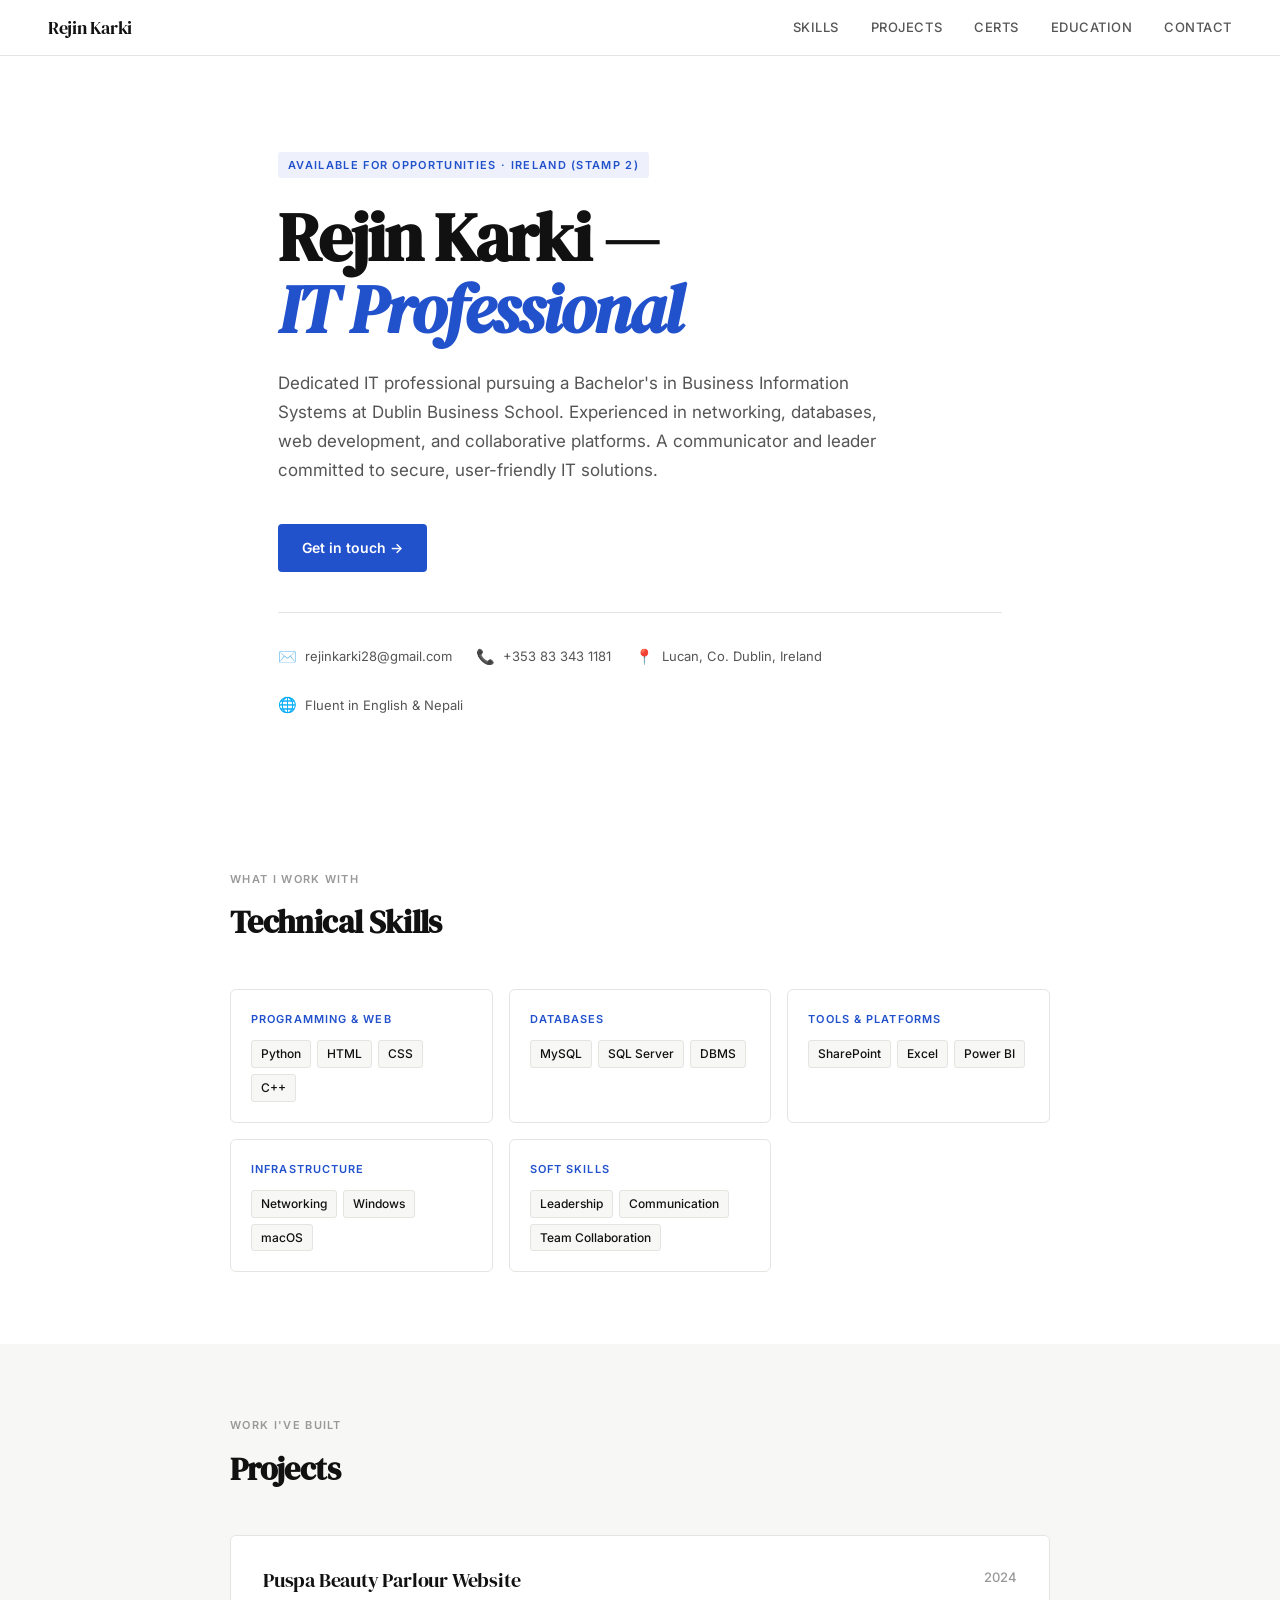
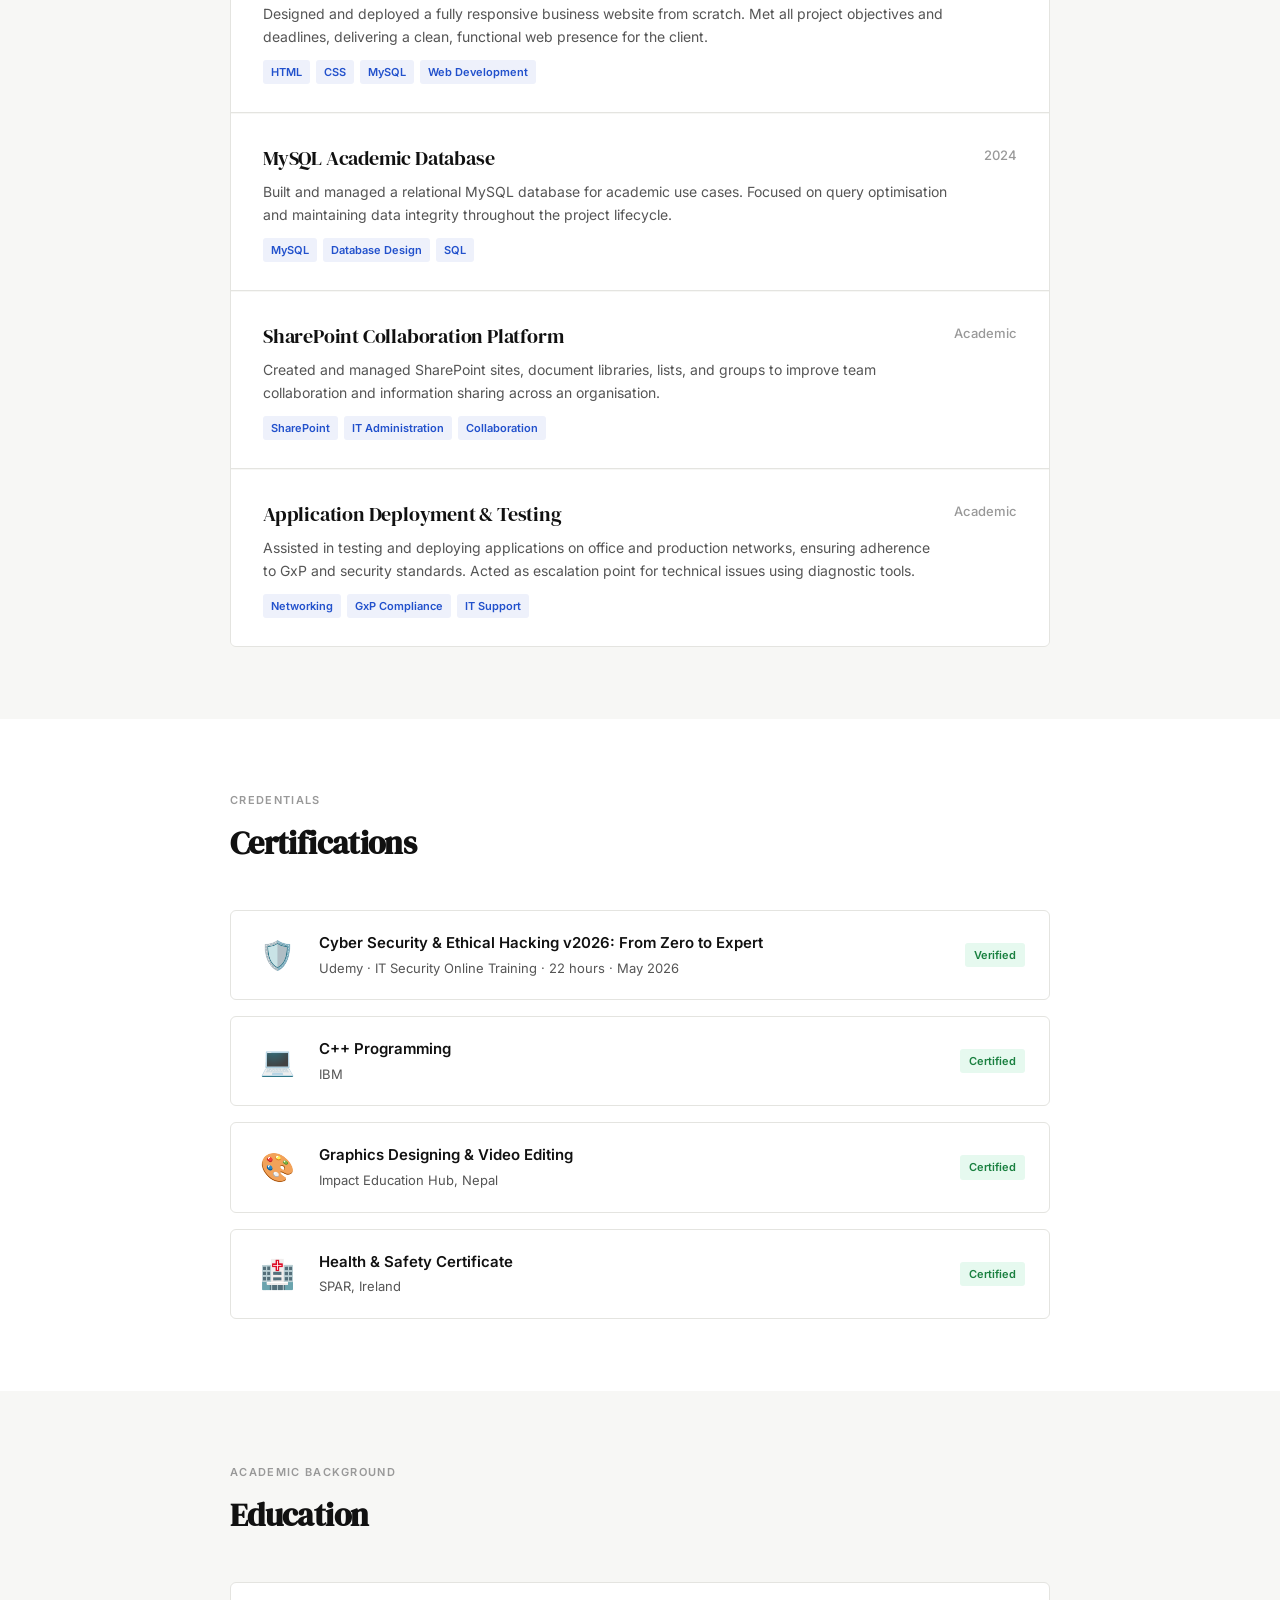
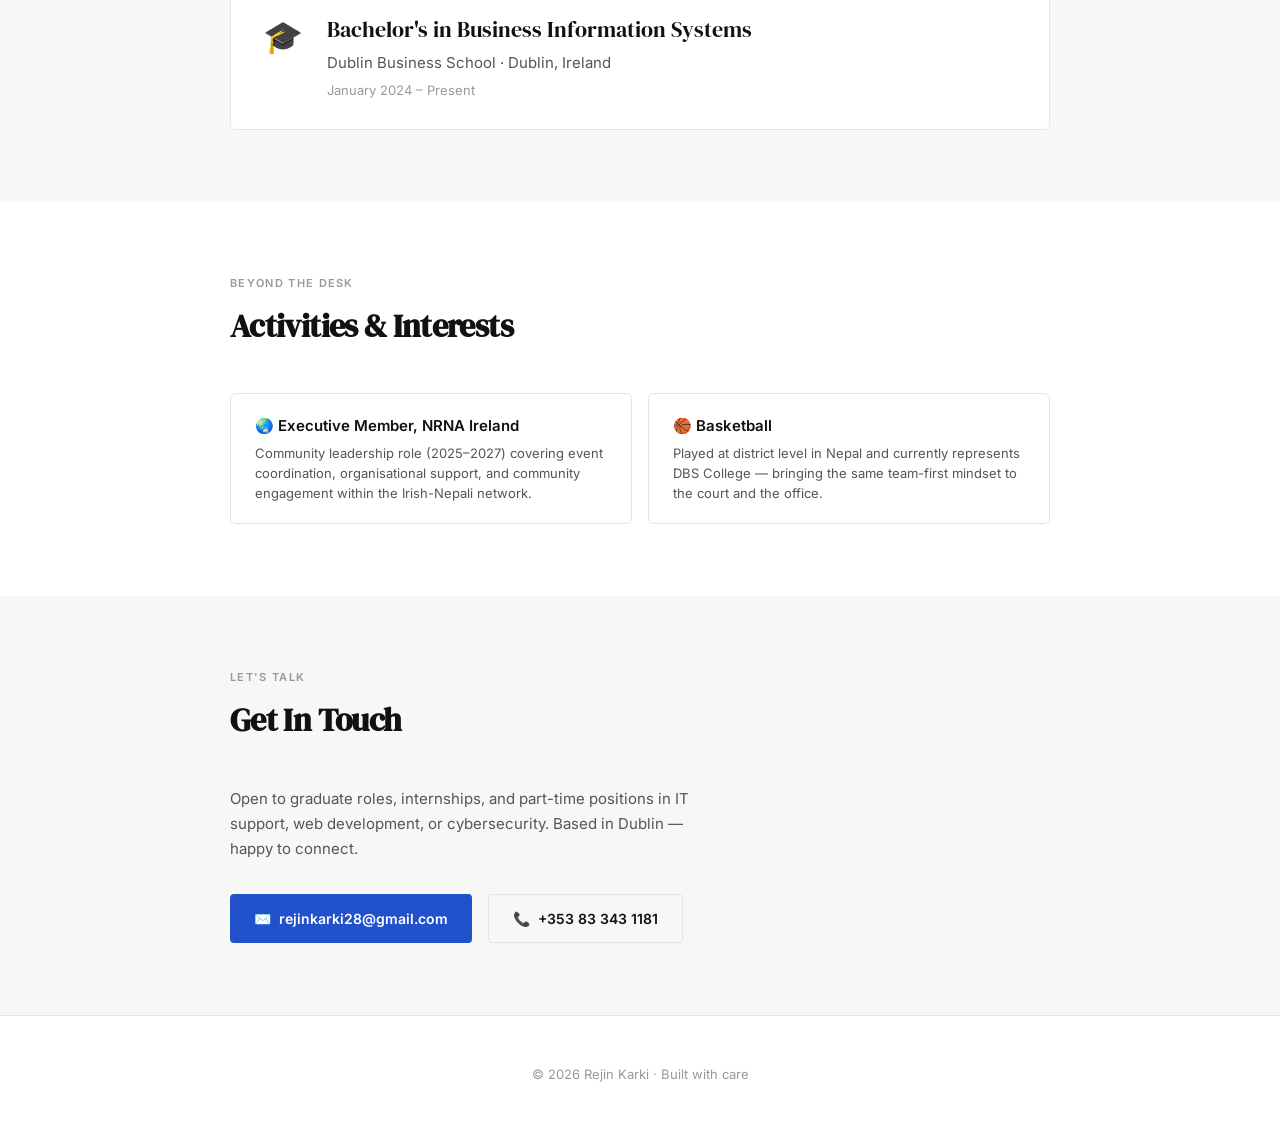
<file: rejin_portfolio.html>
<!DOCTYPE html>
<html lang="en">
<head>
<meta charset="UTF-8" />
<meta name="viewport" content="width=device-width, initial-scale=1.0"/>
<title>Rejin Karki — IT Professional</title>
<link href="https://fonts.googleapis.com/css2?family=Inter:wght@300;400;500;600&family=DM+Serif+Display:ital@0;1&display=swap" rel="stylesheet"/>
<style>
  *, *::before, *::after { box-sizing: border-box; margin: 0; padding: 0; }

  :root {
    --white:   #ffffff;
    --off:     #f7f7f5;
    --ink:     #111111;
    --mid:     #555555;
    --light:   #999999;
    --rule:    #e4e4e0;
    --accent:  #2251cc;
    --accent-light: #eef1fb;
  }

  html { scroll-behavior: smooth; }

  body {
    font-family: 'Inter', sans-serif;
    background: var(--white);
    color: var(--ink);
    font-size: 15px;
    line-height: 1.65;
  }

  /* ── NAV ── */
  nav {
    position: sticky; top: 0; z-index: 100;
    display: flex; align-items: center; justify-content: space-between;
    padding: 0 48px;
    height: 56px;
    background: rgba(255,255,255,0.92);
    backdrop-filter: blur(8px);
    border-bottom: 1px solid var(--rule);
  }
  .nav-logo {
    font-family: 'DM Serif Display', serif;
    font-size: 18px;
    letter-spacing: -0.02em;
    color: var(--ink);
    text-decoration: none;
  }
  .nav-links { display: flex; gap: 32px; list-style: none; }
  .nav-links a {
    text-decoration: none;
    font-size: 13px;
    font-weight: 500;
    letter-spacing: 0.04em;
    text-transform: uppercase;
    color: var(--mid);
    transition: color .2s;
  }
  .nav-links a:hover { color: var(--accent); }

  /* ── HERO ── */
  #hero {
    padding: 96px 48px 80px;
    max-width: 820px;
    margin: 0 auto;
  }
  .hero-eyebrow {
    display: inline-block;
    font-size: 11px;
    font-weight: 600;
    letter-spacing: 0.12em;
    text-transform: uppercase;
    color: var(--accent);
    background: var(--accent-light);
    padding: 4px 10px;
    border-radius: 3px;
    margin-bottom: 24px;
  }
  h1 {
    font-family: 'DM Serif Display', serif;
    font-size: clamp(40px, 7vw, 68px);
    line-height: 1.05;
    letter-spacing: -0.03em;
    color: var(--ink);
    margin-bottom: 24px;
  }
  h1 em { font-style: italic; color: var(--accent); }
  .hero-bio {
    font-size: 17px;
    line-height: 1.7;
    color: var(--mid);
    max-width: 600px;
    margin-bottom: 40px;
  }
  .hero-cta {
    display: inline-flex;
    align-items: center;
    gap: 8px;
    background: var(--accent);
    color: #fff;
    text-decoration: none;
    font-size: 14px;
    font-weight: 600;
    padding: 12px 24px;
    border-radius: 4px;
    transition: opacity .2s;
  }
  .hero-cta:hover { opacity: 0.88; }
  .hero-contact {
    display: flex; flex-wrap: wrap; gap: 24px;
    margin-top: 40px;
    padding-top: 32px;
    border-top: 1px solid var(--rule);
  }
  .contact-item {
    display: flex; align-items: center; gap: 8px;
    font-size: 13px; color: var(--mid);
    text-decoration: none;
  }
  .contact-item:hover { color: var(--accent); }
  .contact-icon { font-size: 15px; }

  /* ── SECTION SHELL ── */
  section { padding: 72px 48px; }
  section:nth-child(even) { background: var(--off); }
  .section-inner { max-width: 820px; margin: 0 auto; }

  .section-label {
    font-size: 11px;
    font-weight: 600;
    letter-spacing: 0.12em;
    text-transform: uppercase;
    color: var(--light);
    margin-bottom: 8px;
  }
  .section-title {
    font-family: 'DM Serif Display', serif;
    font-size: 32px;
    letter-spacing: -0.02em;
    color: var(--ink);
    margin-bottom: 40px;
  }

  /* ── SKILLS ── */
  .skills-grid {
    display: grid;
    grid-template-columns: repeat(auto-fill, minmax(220px, 1fr));
    gap: 16px;
  }
  .skill-group {
    background: var(--white);
    border: 1px solid var(--rule);
    border-radius: 6px;
    padding: 20px;
  }
  .skill-group-title {
    font-size: 11px;
    font-weight: 600;
    letter-spacing: 0.1em;
    text-transform: uppercase;
    color: var(--accent);
    margin-bottom: 12px;
  }
  .skill-tags { display: flex; flex-wrap: wrap; gap: 6px; }
  .skill-tag {
    font-size: 12px;
    font-weight: 500;
    background: var(--off);
    border: 1px solid var(--rule);
    padding: 3px 9px;
    border-radius: 3px;
    color: var(--ink);
  }

  /* ── PROJECTS ── */
  .projects-list { display: flex; flex-direction: column; gap: 1px; border: 1px solid var(--rule); border-radius: 6px; overflow: hidden; }
  .project-card {
    background: var(--white);
    padding: 28px 32px;
    display: grid;
    grid-template-columns: 1fr auto;
    gap: 12px;
    align-items: start;
    border-bottom: 1px solid var(--rule);
    transition: background .15s;
  }
  .project-card:last-child { border-bottom: none; }
  .project-card:hover { background: var(--accent-light); }
  .project-name {
    font-family: 'DM Serif Display', serif;
    font-size: 20px;
    letter-spacing: -0.01em;
    color: var(--ink);
    margin-bottom: 6px;
  }
  .project-desc { font-size: 14px; color: var(--mid); line-height: 1.6; }
  .project-tags { display: flex; flex-wrap: wrap; gap: 6px; margin-top: 12px; }
  .project-tag {
    font-size: 11px; font-weight: 600;
    background: var(--accent-light);
    color: var(--accent);
    padding: 3px 8px; border-radius: 3px;
  }
  .project-year {
    font-size: 13px; color: var(--light); font-weight: 500;
    white-space: nowrap;
    padding-top: 3px;
  }

  /* ── CERTIFICATIONS ── */
  .certs-list { display: flex; flex-direction: column; gap: 16px; }
  .cert-card {
    display: flex; align-items: center; gap: 20px;
    background: var(--white);
    border: 1px solid var(--rule);
    border-radius: 6px;
    padding: 20px 24px;
    transition: border-color .2s;
  }
  .cert-card:hover { border-color: var(--accent); }
  .cert-icon {
    font-size: 28px;
    flex-shrink: 0;
    width: 44px; text-align: center;
  }
  .cert-body {}
  .cert-title { font-size: 15px; font-weight: 600; color: var(--ink); }
  .cert-meta { font-size: 13px; color: var(--mid); margin-top: 2px; }
  .cert-badge {
    margin-left: auto;
    font-size: 11px; font-weight: 600;
    background: #e6f9ef;
    color: #1a8040;
    padding: 3px 9px; border-radius: 3px;
    white-space: nowrap;
  }

  /* ── EDUCATION ── */
  .edu-card {
    display: flex; gap: 24px; align-items: flex-start;
    background: var(--white);
    border: 1px solid var(--rule);
    border-radius: 6px;
    padding: 28px 32px;
  }
  .edu-icon { font-size: 32px; flex-shrink: 0; }
  .edu-degree { font-family: 'DM Serif Display', serif; font-size: 22px; color: var(--ink); margin-bottom: 4px; }
  .edu-school { font-size: 15px; color: var(--mid); }
  .edu-year { font-size: 13px; color: var(--light); margin-top: 4px; }

  /* ── EXTRAS ── */
  .extras-grid { display: grid; grid-template-columns: 1fr 1fr; gap: 16px; }
  .extra-card {
    background: var(--white);
    border: 1px solid var(--rule);
    border-radius: 6px;
    padding: 20px 24px;
  }
  .extra-title { font-weight: 600; font-size: 15px; color: var(--ink); margin-bottom: 4px; }
  .extra-desc { font-size: 13px; color: var(--mid); line-height: 1.55; }

  /* ── FOOTER ── */
  footer {
    text-align: center;
    padding: 48px;
    border-top: 1px solid var(--rule);
    font-size: 13px;
    color: var(--light);
  }

  @media (max-width: 600px) {
    nav { padding: 0 20px; }
    #hero, section { padding-left: 20px; padding-right: 20px; }
    .extras-grid { grid-template-columns: 1fr; }
    .project-card { grid-template-columns: 1fr; }
    .edu-card { flex-direction: column; }
    .nav-links { display: none; }
  }
</style>
</head>
<body>

<!-- NAV -->
<nav>
  <a class="nav-logo" href="#">Rejin Karki</a>
  <ul class="nav-links">
    <li><a href="#skills">Skills</a></li>
    <li><a href="#projects">Projects</a></li>
    <li><a href="#certifications">Certs</a></li>
    <li><a href="#education">Education</a></li>
    <li><a href="#contact">Contact</a></li>
  </ul>
</nav>

<!-- HERO -->
<div id="hero">
  <span class="hero-eyebrow">Available for opportunities · Ireland (Stamp 2)</span>
  <h1>Rejin Karki —<br><em>IT Professional</em></h1>
  <p class="hero-bio">
    Dedicated IT professional pursuing a Bachelor's in Business Information Systems at Dublin Business School. Experienced in networking, databases, web development, and collaborative platforms. A communicator and leader committed to secure, user-friendly IT solutions.
  </p>
  <a class="hero-cta" href="mailto:rejinkarki28@gmail.com">Get in touch →</a>

  <div class="hero-contact">
    <a class="contact-item" href="mailto:rejinkarki28@gmail.com">
      <span class="contact-icon">✉️</span> rejinkarki28@gmail.com
    </a>
    <a class="contact-item" href="tel:+353833431181">
      <span class="contact-icon">📞</span> +353 83 343 1181
    </a>
    <span class="contact-item">
      <span class="contact-icon">📍</span> Lucan, Co. Dublin, Ireland
    </span>
    <span class="contact-item">
      <span class="contact-icon">🌐</span> Fluent in English & Nepali
    </span>
  </div>
</div>

<!-- SKILLS -->
<section id="skills">
  <div class="section-inner">
    <p class="section-label">What I work with</p>
    <h2 class="section-title">Technical Skills</h2>
    <div class="skills-grid">
      <div class="skill-group">
        <p class="skill-group-title">Programming &amp; Web</p>
        <div class="skill-tags">
          <span class="skill-tag">Python</span>
          <span class="skill-tag">HTML</span>
          <span class="skill-tag">CSS</span>
          <span class="skill-tag">C++</span>
        </div>
      </div>
      <div class="skill-group">
        <p class="skill-group-title">Databases</p>
        <div class="skill-tags">
          <span class="skill-tag">MySQL</span>
          <span class="skill-tag">SQL Server</span>
          <span class="skill-tag">DBMS</span>
        </div>
      </div>
      <div class="skill-group">
        <p class="skill-group-title">Tools &amp; Platforms</p>
        <div class="skill-tags">
          <span class="skill-tag">SharePoint</span>
          <span class="skill-tag">Excel</span>
          <span class="skill-tag">Power BI</span>
        </div>
      </div>
      <div class="skill-group">
        <p class="skill-group-title">Infrastructure</p>
        <div class="skill-tags">
          <span class="skill-tag">Networking</span>
          <span class="skill-tag">Windows</span>
          <span class="skill-tag">macOS</span>
        </div>
      </div>
      <div class="skill-group">
        <p class="skill-group-title">Soft Skills</p>
        <div class="skill-tags">
          <span class="skill-tag">Leadership</span>
          <span class="skill-tag">Communication</span>
          <span class="skill-tag">Team Collaboration</span>
        </div>
      </div>
    </div>
  </div>
</section>

<!-- PROJECTS -->
<section id="projects">
  <div class="section-inner">
    <p class="section-label">Work I've built</p>
    <h2 class="section-title">Projects</h2>
    <div class="projects-list">

      <div class="project-card">
        <div>
          <p class="project-name">Puspa Beauty Parlour Website</p>
          <p class="project-desc">Designed and deployed a fully responsive business website from scratch. Met all project objectives and deadlines, delivering a clean, functional web presence for the client.</p>
          <div class="project-tags">
            <span class="project-tag">HTML</span>
            <span class="project-tag">CSS</span>
            <span class="project-tag">MySQL</span>
            <span class="project-tag">Web Development</span>
          </div>
        </div>
        <span class="project-year">2024</span>
      </div>

      <div class="project-card">
        <div>
          <p class="project-name">MySQL Academic Database</p>
          <p class="project-desc">Built and managed a relational MySQL database for academic use cases. Focused on query optimisation and maintaining data integrity throughout the project lifecycle.</p>
          <div class="project-tags">
            <span class="project-tag">MySQL</span>
            <span class="project-tag">Database Design</span>
            <span class="project-tag">SQL</span>
          </div>
        </div>
        <span class="project-year">2024</span>
      </div>

      <div class="project-card">
        <div>
          <p class="project-name">SharePoint Collaboration Platform</p>
          <p class="project-desc">Created and managed SharePoint sites, document libraries, lists, and groups to improve team collaboration and information sharing across an organisation.</p>
          <div class="project-tags">
            <span class="project-tag">SharePoint</span>
            <span class="project-tag">IT Administration</span>
            <span class="project-tag">Collaboration</span>
          </div>
        </div>
        <span class="project-year">Academic</span>
      </div>

      <div class="project-card">
        <div>
          <p class="project-name">Application Deployment &amp; Testing</p>
          <p class="project-desc">Assisted in testing and deploying applications on office and production networks, ensuring adherence to GxP and security standards. Acted as escalation point for technical issues using diagnostic tools.</p>
          <div class="project-tags">
            <span class="project-tag">Networking</span>
            <span class="project-tag">GxP Compliance</span>
            <span class="project-tag">IT Support</span>
          </div>
        </div>
        <span class="project-year">Academic</span>
      </div>

    </div>
  </div>
</section>

<!-- CERTIFICATIONS -->
<section id="certifications">
  <div class="section-inner">
    <p class="section-label">Credentials</p>
    <h2 class="section-title">Certifications</h2>
    <div class="certs-list">

      <div class="cert-card">
        <div class="cert-icon">🛡️</div>
        <div class="cert-body">
          <p class="cert-title">Cyber Security &amp; Ethical Hacking v2026: From Zero to Expert</p>
          <p class="cert-meta">Udemy · IT Security Online Training · 22 hours · May 2026</p>
        </div>
        <span class="cert-badge">Verified</span>
      </div>

      <div class="cert-card">
        <div class="cert-icon">💻</div>
        <div class="cert-body">
          <p class="cert-title">C++ Programming</p>
          <p class="cert-meta">IBM</p>
        </div>
        <span class="cert-badge">Certified</span>
      </div>

      <div class="cert-card">
        <div class="cert-icon">🎨</div>
        <div class="cert-body">
          <p class="cert-title">Graphics Designing &amp; Video Editing</p>
          <p class="cert-meta">Impact Education Hub, Nepal</p>
        </div>
        <span class="cert-badge">Certified</span>
      </div>

      <div class="cert-card">
        <div class="cert-icon">🏥</div>
        <div class="cert-body">
          <p class="cert-title">Health &amp; Safety Certificate</p>
          <p class="cert-meta">SPAR, Ireland</p>
        </div>
        <span class="cert-badge">Certified</span>
      </div>

    </div>
  </div>
</section>

<!-- EDUCATION -->
<section id="education">
  <div class="section-inner">
    <p class="section-label">Academic background</p>
    <h2 class="section-title">Education</h2>
    <div class="edu-card">
      <div class="edu-icon">🎓</div>
      <div>
        <p class="edu-degree">Bachelor's in Business Information Systems</p>
        <p class="edu-school">Dublin Business School · Dublin, Ireland</p>
        <p class="edu-year">January 2024 – Present</p>
      </div>
    </div>
  </div>
</section>

<!-- EXTRAS -->
<section>
  <div class="section-inner">
    <p class="section-label">Beyond the desk</p>
    <h2 class="section-title">Activities &amp; Interests</h2>
    <div class="extras-grid">
      <div class="extra-card">
        <p class="extra-title">🌏 Executive Member, NRNA Ireland</p>
        <p class="extra-desc">Community leadership role (2025–2027) covering event coordination, organisational support, and community engagement within the Irish-Nepali network.</p>
      </div>
      <div class="extra-card">
        <p class="extra-title">🏀 Basketball</p>
        <p class="extra-desc">Played at district level in Nepal and currently represents DBS College — bringing the same team-first mindset to the court and the office.</p>
      </div>
    </div>
  </div>
</section>

<!-- CONTACT -->
<section id="contact">
  <div class="section-inner">
    <p class="section-label">Let's talk</p>
    <h2 class="section-title">Get In Touch</h2>
    <p style="color:var(--mid); margin-bottom:32px; max-width:480px;">
      Open to graduate roles, internships, and part-time positions in IT support, web development, or cybersecurity. Based in Dublin — happy to connect.
    </p>
    <div style="display:flex; flex-wrap:wrap; gap:16px;">
      <a class="hero-cta" href="mailto:rejinkarki28@gmail.com">✉️ &nbsp;rejinkarki28@gmail.com</a>
      <a class="hero-cta" style="background:var(--off); color:var(--ink); border:1px solid var(--rule);" href="tel:+353833431181">📞 &nbsp;+353 83 343 1181</a>
    </div>
  </div>
</section>

<footer>
  © 2026 Rejin Karki · Built with care
</footer>

</body>
</html>
</file>
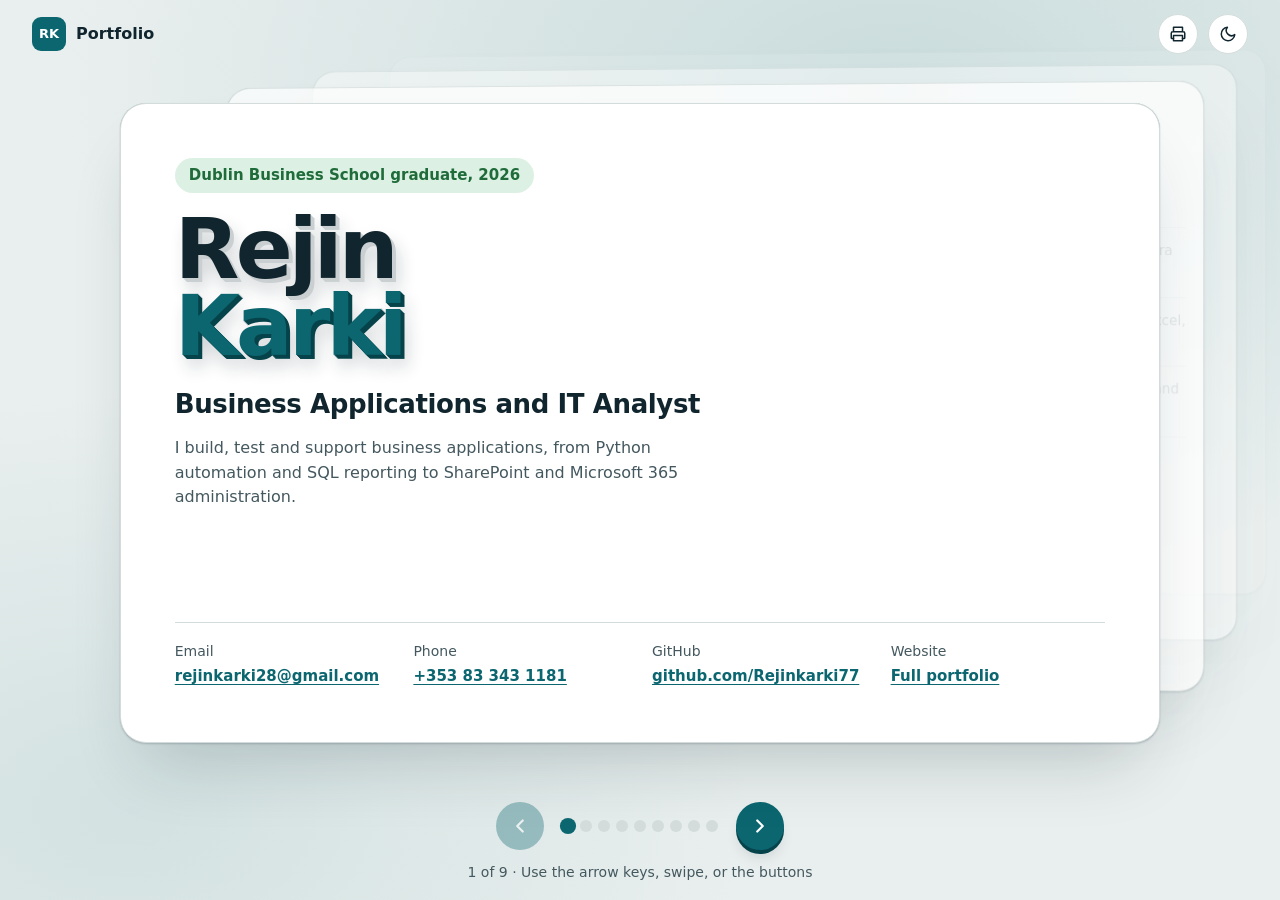
<file: slides.html>
<!DOCTYPE html>
<html lang="en">
<head>
<meta charset="UTF-8" />
<meta http-equiv="Content-Security-Policy" content="default-src 'none'; script-src 'self'; style-src 'self' https://fonts.googleapis.com; font-src https://fonts.gstatic.com; img-src 'self' data:; connect-src 'none'; base-uri 'none'; form-action 'none'; object-src 'none'" />
<meta name="referrer" content="strict-origin-when-cross-origin" />
<meta name="viewport" content="width=device-width, initial-scale=1" />
<title>Rejin Karki — CV in Slides</title>
<meta name="description" content="Rejin Karki's CV as a 3D slide deck: profile, skills, projects, education and certifications." />
<meta name="theme-color" content="#0B6670" />
<meta name="color-scheme" content="light dark" />
<link rel="icon" href="data:image/svg+xml,%3Csvg xmlns='http://www.w3.org/2000/svg' viewBox='0 0 64 64'%3E%3Crect width='64' height='64' rx='14' fill='%230B6670'/%3E%3Ctext x='32' y='43' font-family='Arial,sans-serif' font-size='30' font-weight='700' text-anchor='middle' fill='white'%3ERK%3C/text%3E%3C/svg%3E" />
<link rel="preconnect" href="https://fonts.googleapis.com" />
<link rel="preconnect" href="https://fonts.gstatic.com" crossorigin />
<link href="https://fonts.googleapis.com/css2?family=Bricolage+Grotesque:opsz,wght@12..96,300..800&family=IBM+Plex+Mono:wght@400;500&display=swap" rel="stylesheet" />
<link rel="stylesheet" href="assets/slides.css" />
<script src="assets/theme.js"></script>
</head>
<body>
<a class="skip-link" href="#deck">Skip to slides</a>

<header class="bar">
  <a class="brand" href="index.html" aria-label="Back to Rejin Karki's portfolio">
    <span class="brand-mark" aria-hidden="true">RK</span>
    <span class="brand-name">Portfolio</span>
  </a>
  <div class="bar-actions">
    <button class="icon-btn" id="printBtn" type="button" aria-label="Print or save as PDF">
      <svg viewBox="0 0 24 24" fill="none" stroke="currentColor" stroke-width="2" stroke-linecap="round" stroke-linejoin="round" aria-hidden="true"><path d="M6 9V3h12v6M6 18H4a1 1 0 0 1-1-1v-6a2 2 0 0 1 2-2h14a2 2 0 0 1 2 2v6a1 1 0 0 1-1 1h-2"/><rect x="6" y="14" width="12" height="7"/></svg>
    </button>
    <button class="icon-btn" id="themeToggle" type="button" aria-label="Switch to dark theme">
      <svg class="icon-moon" viewBox="0 0 24 24" fill="none" stroke="currentColor" stroke-width="2" stroke-linecap="round" stroke-linejoin="round" aria-hidden="true"><path d="M21 12.8A9 9 0 1 1 11.2 3a7 7 0 0 0 9.8 9.8z"/></svg>
      <svg class="icon-sun" viewBox="0 0 24 24" fill="none" stroke="currentColor" stroke-width="2" stroke-linecap="round" stroke-linejoin="round" aria-hidden="true"><circle cx="12" cy="12" r="4"/><path d="M12 2v2M12 20v2M4.9 4.9l1.4 1.4M17.7 17.7l1.4 1.4M2 12h2M20 12h2M4.9 19.1l1.4-1.4M17.7 6.3l1.4-1.4"/></svg>
    </button>
  </div>
</header>

<main class="stage" id="stage">
  <div class="deck" id="deck" role="region" aria-roledescription="carousel" aria-label="Rejin Karki CV slides" tabindex="-1">

    <!-- 1 · Title -->
    <section class="slide" data-title="Rejin Karki" aria-roledescription="slide">
      <div class="face"><div class="inner title-slide">
        <div>
          <p class="pill">Dublin Business School graduate, 2026</p>
          <h1 class="name"><span>Rejin</span><span class="surname">Karki</span></h1>
          <p class="role">Business Applications and IT Analyst</p>
          <p class="lede">I build, test and support business applications, from Python automation and SQL reporting to SharePoint and Microsoft 365 administration.</p>
        </div>
        <ul class="contact">
          <li><span class="k">Email</span><a href="mailto:rejinkarki28@gmail.com">rejinkarki28@gmail.com</a></li>
          <li><span class="k">Phone</span><a href="tel:+353833431181">+353 83 343 1181</a></li>
          <li><span class="k">GitHub</span><a href="https://github.com/Rejinkarki77" target="_blank" rel="noopener noreferrer">github.com/Rejinkarki77</a></li>
          <li><span class="k">Website</span><a href="index.html">Full portfolio</a></li>
        </ul>
      </div></div>
    </section>

    <!-- 2 · Profile -->
    <section class="slide" data-title="Profile" aria-roledescription="slide">
      <div class="face"><div class="inner">
        <h2 class="s-title">Profile</h2>
        <p class="big">I work directly with non-technical people to gather requirements, troubleshoot problems and write down fixes clearly.</p>
        <ul class="points">
          <li>Business Information Systems graduate, Dublin Business School, 2026.</li>
          <li>Comfortable across Python, SQL, SharePoint and Microsoft 365.</li>
          <li>Ownership-driven: I like to improve an application, not just keep it running.</li>
        </ul>
      </div></div>
    </section>

    <!-- 3 · Skills -->
    <section class="slide" data-title="Core skills" aria-roledescription="slide">
      <div class="face"><div class="inner">
        <h2 class="s-title">Core skills</h2>
        <dl class="rows">
          <div><dt>Business applications</dt><dd>Requirements gathering, application testing and deployment, troubleshooting, process documentation, IT service management (ITIL)</dd></div>
          <div><dt>Microsoft 365 and cloud</dt><dd>SharePoint Online (sites, libraries, permissions), Teams, OneDrive, Exchange Online, Entra ID, Intune, Azure fundamentals</dd></div>
          <div><dt>Programming and data</dt><dd>Python (pdfplumber, scikit-learn, pytest), SQL (MySQL, SQL Server, SQLite), Power BI, Excel, PowerShell, C++</dd></div>
          <div><dt>Security and networking</dt><dd>SIEM alert triage (Wazuh), log analysis, phishing detection, TCP/IP, DNS, DHCP, firewall and VPN basics, Windows and macOS support</dd></div>
          <div><dt>Ways of working</dt><dd>Clear communication with non-technical users, independent work, audit-ready documentation, awareness of GxP and information security standards</dd></div>
        </dl>
      </div></div>
    </section>

    <!-- 4 · Experience -->
    <section class="slide" data-title="Experience" aria-roledescription="slide">
      <div class="face"><div class="inner">
        <h2 class="s-title">Experience</h2>
        <article class="job">
          <div class="job-head">
            <h3>Freelance Web Developer</h3>
            <p>Puspa Beauty Parlour <span class="when">Jan 2024 to Mar 2024</span></p>
          </div>
          <ul class="points">
            <li>Gathered requirements directly from the client, then designed, built and deployed the business website end to end.</li>
            <li>Delivered on time and in scope, with client sign-off and no missed requirements.</li>
          </ul>
        </article>
        <p class="aside">First hands-on practice at turning a client's needs into a working, live product.</p>
      </div></div>
    </section>

    <!-- 5 · Technical projects (1) -->
    <section class="slide" data-title="Technical projects: automation and detection" aria-roledescription="slide">
      <div class="face"><div class="inner">
        <h2 class="s-title">Technical projects</h2>
        <div class="two">
          <article class="proj">
            <p class="when">Sep 2026</p>
            <h3>Invoice Automation Suite</h3>
            <p>A pipeline that extracts invoice data from PDFs, flags duplicate and high-value invoices, and feeds a dashboard.</p>
            <p class="result">Designed the SQLite schema and a pytest suite. All 20 sample invoices parsed and validated correctly.</p>
            <ul class="stack"><li>Python</li><li>pdfplumber</li><li>SQLite</li><li>pytest</li></ul>
          </article>
          <article class="proj">
            <p class="when">Sep 2026</p>
            <h3>Security Log Analyzer</h3>
            <p>Parses OpenSSH authentication logs and flags brute-force attempts, credential stuffing and watchlisted IP addresses.</p>
            <p class="result">Uses sliding-window thresholds and plain, explainable rules, covered by 10 automated tests.</p>
            <ul class="stack"><li>Python</li><li>pytest</li></ul>
          </article>
        </div>
      </div></div>
    </section>

    <!-- 6 · Technical projects (2) -->
    <section class="slide" data-title="Technical projects: machine learning and SIEM" aria-roledescription="slide">
      <div class="face"><div class="inner">
        <h2 class="s-title">Technical projects</h2>
        <div class="two">
          <article class="proj">
            <p class="when">Mar 2026 to May 2026</p>
            <h3>Phishing and log anomaly detection</h3>
            <p>Trained models to classify phishing emails and flag unusual log activity, using sender patterns, header anomalies and request frequency.</p>
            <p class="result">Measured precision and recall against manual review, and documented where AI should support an analyst rather than replace one.</p>
            <ul class="stack"><li>Python</li><li>scikit-learn</li></ul>
          </article>
          <article class="proj">
            <p class="when">Feb 2026 to Apr 2026</p>
            <h3>Home-lab SIEM and log monitoring</h3>
            <p>Deployed Wazuh across two networked virtual machines to centralise and monitor system events.</p>
            <p class="result">Simulated attacks, checked each alert against timestamps and source IPs, and wrote a reusable incident template for scope, containment and response.</p>
            <ul class="stack"><li>Wazuh</li><li>Virtual machines</li></ul>
          </article>
        </div>
      </div></div>
    </section>

    <!-- 7 · Academic projects -->
    <section class="slide" data-title="Academic projects" aria-roledescription="slide">
      <div class="face"><div class="inner">
        <h2 class="s-title">Academic projects</h2>
        <div class="three">
          <article class="proj">
            <p class="when">Sep 2024 to Nov 2024</p>
            <h3>Business application testing, deployment and support</h3>
            <p>Tested and deployed applications across office and production environments to GxP and information security guidelines.</p>
            <p class="result">First point of contact for stakeholders. Every issue and fix was logged for a complete audit trail.</p>
          </article>
          <article class="proj">
            <p class="when">Jun 2024 to Jul 2024</p>
            <h3>SharePoint collaboration platform</h3>
            <p>Built sites, document libraries, lists and permissions for each user group, from stakeholder requirements.</p>
            <p class="result">Used change control to restructure a live site without interrupting access.</p>
          </article>
          <article class="proj">
            <p class="when">Apr 2024 to May 2024</p>
            <h3>Relational database design (MySQL)</h3>
            <p>Designed and managed a database end to end, with integrity checks to keep data consistent.</p>
            <p class="result">Optimised SQL queries and used indexing to speed up filtering across large datasets.</p>
          </article>
        </div>
      </div></div>
    </section>

    <!-- 8 · Education and certifications -->
    <section class="slide" data-title="Education and certifications" aria-roledescription="slide">
      <div class="face"><div class="inner">
        <h2 class="s-title">Education and certifications</h2>
        <div class="two">
          <div>
            <h3 class="sub-title">Education</h3>
            <p class="strong">Bachelor's in Business Information Systems</p>
            <p>Dublin Business School, Jan 2024 to May 2026</p>
            <p class="aside">Modules: Database Management, Business Analysis and Process Improvement, Networking, Information Security, Web Design and Programming, IT Project Management.</p>
          </div>
          <div>
            <h3 class="sub-title">Certifications</h3>
            <ul class="points">
              <li>Learn Network Hacking from Scratch, Udemy (Jun 2026)</li>
              <li>Cybersecurity and Ethical Hacking, Udemy (May 2026)</li>
              <li>Level Up Cybersecurity with Generative AI, IBM SkillsBuild</li>
              <li>C++ Programming, IBM</li>
              <li>Graphic Design and Video Editing, Impact Education Hub</li>
            </ul>
          </div>
        </div>
      </div></div>
    </section>

    <!-- 9 · Close -->
    <section class="slide" data-title="Let's talk" aria-roledescription="slide">
      <div class="face"><div class="inner close-slide">
        <h2 class="big">I'm looking for graduate roles, internships and part-time work in business applications, IT support and security.</h2>
        <div class="actions">
          <a class="btn primary" href="mailto:rejinkarki28@gmail.com">Email me</a>
          <a class="btn ghost" href="index.html">See the full portfolio</a>
        </div>
        <p class="aside">Outside work: executive member of NRNA Ireland (2025 to 2027) and Dublin Business School basketball team.</p>
      </div></div>
    </section>
  </div>

  <nav class="controls" aria-label="Slide controls">
    <button class="nav-btn" id="prev" type="button" aria-label="Previous slide">
      <svg viewBox="0 0 24 24" fill="none" stroke="currentColor" stroke-width="2.4" stroke-linecap="round" stroke-linejoin="round" aria-hidden="true"><path d="m15 18-6-6 6-6"/></svg>
    </button>
    <ol class="dots" id="dots"></ol>
    <button class="nav-btn" id="next" type="button" aria-label="Next slide">
      <svg viewBox="0 0 24 24" fill="none" stroke="currentColor" stroke-width="2.4" stroke-linecap="round" stroke-linejoin="round" aria-hidden="true"><path d="m9 18 6-6-6-6"/></svg>
    </button>
  </nav>
  <p class="hint"><span id="counter">1 of 9</span> · Use the arrow keys, swipe, or the buttons</p>
  <p class="sr-only" id="live" aria-live="polite"></p>
</main>

<script src="assets/slides.js" defer></script>
</body>
</html>
</file>
<file: assets/slides.css>
/* ───────── Tokens (shared look with the portfolio) ───────── */
:root {
  --bg: #E9EFEE; --surface: #FFFFFF; --ink: #10252D; --muted: #44585F; --rule: #D3DCDA;
  --teal: #0B6670; --teal-deep: #06434A; --teal-soft: #DDEFEF; --on-teal: #FFFFFF;
  --edge: #A9BDBD; --depth: rgba(16,37,45,.2);
  --ok: #1F6B3A; --ok-bg: #DCF1E3;
  --deck-w: min(1040px, 100vw - 32px);
  --deck-h: min(640px, 100dvh - 190px);
  color-scheme: light;
}
:root[data-theme="dark"] {
  --bg: #08141A; --surface: #132630; --ink: #E6EEEE; --muted: #A3B7BD; --rule: #27424C;
  --teal: #66C8D0; --teal-deep: #2A858E; --teal-soft: #14363D; --on-teal: #08191E;
  --edge: #0B1A20; --depth: rgba(0,0,0,.55);
  --ok: #7BD596; --ok-bg: #163725;
  color-scheme: dark;
}
@media (prefers-color-scheme: dark) {
  :root:not([data-theme="light"]) {
    --bg: #08141A; --surface: #132630; --ink: #E6EEEE; --muted: #A3B7BD; --rule: #27424C;
    --teal: #66C8D0; --teal-deep: #2A858E; --teal-soft: #14363D; --on-teal: #08191E;
    --edge: #0B1A20; --depth: rgba(0,0,0,.55);
    --ok: #7BD596; --ok-bg: #163725;
    color-scheme: dark;
  }
}

*, *::before, *::after { box-sizing: border-box; }
html, body { height: 100%; }
body {
  margin: 0; overflow: hidden;
  font-family: 'Bricolage Grotesque', system-ui, -apple-system, 'Segoe UI', sans-serif;
  font-size: 1rem; line-height: 1.55; color: var(--ink);
  background:
    radial-gradient(1200px 700px at 70% 10%, color-mix(in srgb, var(--teal) 14%, transparent), transparent 70%),
    radial-gradient(900px 600px at 10% 90%, color-mix(in srgb, var(--teal) 10%, transparent), transparent 70%),
    var(--bg);
  -webkit-font-smoothing: antialiased;
}
h1, h2, h3, p, ul, ol, dl, dd { margin: 0; padding: 0; }
ul, ol { list-style: none; }
a { color: var(--teal); font-weight: 600; text-underline-offset: 3px; }
button { font: inherit; color: inherit; cursor: pointer; }
:focus-visible { outline: 2px solid var(--teal); outline-offset: 3px; border-radius: 4px; }
.sr-only { position: absolute; width: 1px; height: 1px; margin: -1px; padding: 0; overflow: hidden; clip: rect(0 0 0 0); white-space: nowrap; border: 0; }
.skip-link { position: absolute; left: 16px; top: -64px; z-index: 50; background: var(--ink); color: var(--bg); padding: 10px 16px; border-radius: 8px; }
.skip-link:focus { top: 12px; }

/* ───────── Top bar ───────── */
.bar { position: fixed; inset: 0 0 auto 0; z-index: 20; display: flex; align-items: center; justify-content: space-between; padding: 14px clamp(16px, 3vw, 32px); }
.brand { display: inline-flex; align-items: center; gap: 10px; text-decoration: none; color: var(--ink); font-weight: 700; }
.brand-mark { display: grid; place-items: center; width: 34px; height: 34px; background: var(--teal); color: var(--on-teal); border-radius: 9px; font-size: .8125rem; }
.bar-actions { display: flex; gap: 10px; }
.icon-btn { display: grid; place-items: center; width: 40px; height: 40px; background: var(--surface); border: 1px solid var(--rule); border-radius: 50%; }
.icon-btn:hover { border-color: var(--teal); color: var(--teal); }
.icon-btn svg { width: 18px; height: 18px; }
.icon-sun { display: none; }
:root[data-theme="dark"] .icon-sun { display: block; }
:root[data-theme="dark"] .icon-moon { display: none; }
@media (prefers-color-scheme: dark) {
  :root:not([data-theme="light"]) .icon-sun { display: block; }
  :root:not([data-theme="light"]) .icon-moon { display: none; }
}

/* ───────── Stage and 3D deck ───────── */
.stage { position: fixed; inset: 0; display: grid; grid-template-rows: 1fr auto auto; justify-items: center; align-items: center; padding: 72px 0 16px; }
.deck {
  position: relative; width: var(--deck-w); height: var(--deck-h);
  perspective: 2200px; perspective-origin: 50% 35%; transform-style: preserve-3d;
  outline: none;
}
.slide {
  position: absolute; inset: 0;
  transform-style: preserve-3d;
  transform-origin: 50% 50%;
  transition: transform .9s cubic-bezier(.2,.8,.2,1), opacity .6s ease;
  will-change: transform, opacity;
}
/* thickness: a darker slab sits behind the face */
.slide::before {
  content: ""; position: absolute; inset: 0; border-radius: 26px; background: var(--edge);
  transform: translateZ(-16px); box-shadow: 0 40px 70px -24px var(--depth);
}
.face {
  position: absolute; inset: 0; border-radius: 26px; background: var(--surface);
  border: 1px solid var(--rule); overflow: hidden; display: flex;
  box-shadow: 0 1px 2px var(--depth);
}
.face::after {
  content: ""; position: absolute; inset: 0; pointer-events: none;
  background: radial-gradient(520px circle at var(--gx, 30%) var(--gy, 0%), rgba(255,255,255,.28), transparent 60%);
  opacity: 0; transition: opacity .3s;
}
:root[data-theme="dark"] .face::after { background: radial-gradient(520px circle at var(--gx, 30%) var(--gy, 0%), rgba(255,255,255,.07), transparent 60%); }
.slide.is-tilting .face::after { opacity: 1; }

/* position states set by script */
.slide[data-pos="active"] { transform: rotateX(var(--rx, 0deg)) rotateY(var(--ry, 0deg)); opacity: 1; z-index: 10; }
.slide[data-pos="active"].is-tilting { transition: transform .1s linear, opacity .6s; }
.slide[data-pos="next"] {
  transform: translate3d(calc(var(--d) * 72px), calc(var(--d) * -34px), calc(var(--d) * -140px)) rotateY(-4deg);
  opacity: calc(1 - var(--d) * .3); z-index: calc(10 - var(--d)); pointer-events: none;
}
.slide[data-pos="prev"] { transform: translate3d(-62%, 0, -380px) rotateY(52deg); opacity: 0; z-index: 1; pointer-events: none; }
.slide[data-pos="far"]  { transform: translate3d(140px, -80px, -720px); opacity: 0; z-index: 0; pointer-events: none; }
.slide:not([data-pos="active"]) .face { filter: saturate(.85); }

/* ───────── Slide content ───────── */
.inner {
  flex: 1; min-width: 0; padding: clamp(28px, 4.2vw, 56px); overflow-y: auto; scrollbar-width: thin;
  display: flex; flex-direction: column; gap: clamp(16px, 2.4vh, 26px);
}
.s-title { font-size: clamp(1.75rem, 3.6vw, 2.5rem); font-weight: 700; letter-spacing: -.03em; line-height: 1.1; }
.big { font-size: clamp(1.375rem, 2.9vw, 2.125rem); font-weight: 600; letter-spacing: -.025em; line-height: 1.22; max-width: 24em; }
.aside { color: var(--muted); font-size: .9375rem; max-width: 40em; }
.strong { font-weight: 650; font-size: 1.125rem; }
.sub-title { font-size: 1.0625rem; font-weight: 650; margin-bottom: 10px; color: var(--teal); }
.when { color: var(--muted); font-size: .875rem; font-weight: 500; }
.points { display: grid; gap: 12px; max-width: 44em; }
.points li { position: relative; padding-left: 24px; }
.points li::before { content: ""; position: absolute; left: 2px; top: .62em; width: 9px; height: 9px; border-radius: 2px; background: var(--teal); box-shadow: 2px 2px 0 var(--teal-deep); }

.title-slide { justify-content: space-between; gap: 24px; }
.pill { display: inline-block; background: var(--ok-bg); color: var(--ok); font-weight: 600; font-size: .9375rem; padding: 6px 14px; border-radius: 999px; margin-bottom: 18px; }
.name { font-size: clamp(3rem, 8vw, 5.25rem); font-weight: 700; line-height: .92; letter-spacing: -.045em; }
.name span { display: block; }
.name span:first-child { text-shadow: 1px 1px 0 color-mix(in srgb, var(--ink) 22%, var(--surface)), 2px 2px 0 color-mix(in srgb, var(--ink) 22%, var(--surface)), 3px 3px 0 color-mix(in srgb, var(--ink) 22%, var(--surface)), 4px 4px 0 color-mix(in srgb, var(--ink) 22%, var(--surface)), 6px 12px 18px var(--depth); }
.name .surname { color: var(--teal); text-shadow: 1px 1px 0 var(--teal-deep), 2px 2px 0 var(--teal-deep), 3px 3px 0 var(--teal-deep), 4px 4px 0 var(--teal-deep), 6px 12px 18px var(--depth); }
.role { margin-top: 18px; font-size: clamp(1.25rem, 2.4vw, 1.625rem); font-weight: 600; letter-spacing: -.015em; }
.lede { margin-top: 12px; color: var(--muted); max-width: 32em; }
.contact { display: grid; grid-template-columns: repeat(auto-fit, minmax(190px, 1fr)); gap: 12px 24px; padding-top: 18px; border-top: 1px solid var(--rule); }
.contact li { display: grid; gap: 2px; font-size: .9375rem; overflow-wrap: anywhere; }
.contact .k { color: var(--muted); font-size: .875rem; }

.rows > div { display: grid; grid-template-columns: 210px minmax(0, 1fr); gap: 6px 28px; padding: 14px 0; border-top: 1px solid var(--rule); }
.rows > div:first-child { border-top: 0; padding-top: 0; }
.rows dt { font-weight: 650; }
.rows dd { color: var(--muted); font-size: .9375rem; }

.job { background: var(--teal-soft); border-radius: 18px; padding: clamp(20px, 3vw, 32px); display: grid; gap: 16px; }
.job-head h3 { font-size: clamp(1.25rem, 2.2vw, 1.625rem); font-weight: 700; letter-spacing: -.02em; }
.job-head p { color: var(--muted); display: flex; flex-wrap: wrap; gap: 4px 16px; }

.two, .three { display: grid; gap: 20px; }
.two { grid-template-columns: repeat(2, minmax(0, 1fr)); }
.three { grid-template-columns: repeat(3, minmax(0, 1fr)); }
.proj { background: var(--bg); border: 1px solid var(--rule); border-radius: 16px; padding: clamp(20px, 2.4vw, 30px); display: flex; flex-direction: column; gap: 12px; font-size: 1rem; box-shadow: 0 8px 18px -10px var(--depth); }
.proj h3 { font-size: 1.3125rem; font-weight: 650; letter-spacing: -.015em; line-height: 1.2; }
.proj .result { color: var(--ink); background: var(--surface); border-left: 3px solid var(--teal); border-radius: 4px; padding: 8px 12px; }
.stack { display: flex; flex-wrap: wrap; gap: 6px; margin-top: auto; padding-top: 6px; }
.stack li { font-family: 'IBM Plex Mono', ui-monospace, Menlo, Consolas, monospace; font-size: .75rem; padding: 3px 9px; border: 1px solid var(--rule); border-radius: 6px; color: var(--muted); background: var(--surface); }

.close-slide { justify-content: center; gap: 32px; }
.actions { display: flex; flex-wrap: wrap; gap: 16px; }
.btn { display: inline-flex; align-items: center; min-height: 48px; padding: 0 24px; border-radius: 999px; border: 1.5px solid transparent; text-decoration: none; font-weight: 600; transition: transform .12s, box-shadow .12s; }
.btn.primary { background: var(--teal); color: var(--on-teal); box-shadow: 0 4px 0 var(--teal-deep), 0 12px 20px -6px var(--depth); }
.btn.primary:hover { transform: translateY(-2px); box-shadow: 0 6px 0 var(--teal-deep), 0 18px 26px -8px var(--depth); }
.btn.primary:active { transform: translateY(4px); box-shadow: 0 0 0 var(--teal-deep); }
.btn.ghost { color: var(--ink); border-color: var(--rule); box-shadow: 0 3px 0 var(--rule); }
.btn.ghost:hover { border-color: var(--teal); transform: translateY(-2px); }

/* ───────── Controls ───────── */
.controls { display: flex; align-items: center; gap: 18px; margin-top: 28px; }
.nav-btn { display: grid; place-items: center; width: 48px; height: 48px; border-radius: 50%; background: var(--teal); color: var(--on-teal); border: 0; box-shadow: 0 4px 0 var(--teal-deep), 0 10px 16px -6px var(--depth); transition: transform .12s, box-shadow .12s; }
.nav-btn:hover:not(:disabled) { transform: translateY(-2px); }
.nav-btn:active:not(:disabled) { transform: translateY(4px); box-shadow: 0 0 0 var(--teal-deep); }
.nav-btn:disabled { opacity: .35; cursor: default; box-shadow: none; }
.nav-btn svg { width: 22px; height: 22px; }
.dots { display: flex; gap: 6px; flex-wrap: wrap; justify-content: center; }
.dots button { width: 12px; height: 12px; padding: 0; border-radius: 50%; border: 0; background: var(--rule); transition: background-color .2s, transform .2s; position: relative; }
.dots button::after { content: ""; position: absolute; inset: -8px; }
.dots button:hover { background: var(--teal); }
.dots button[aria-current="true"] { background: var(--teal); transform: scale(1.35); }
.hint { margin-top: 12px; color: var(--muted); font-size: .875rem; text-align: center; }

/* ───────── Small screens: flatter deck, content scrolls ───────── */
@media (max-width: 860px) {
  :root { --deck-w: calc(100vw - 24px); --deck-h: calc(100dvh - 190px); }
  .two, .three { grid-template-columns: 1fr; }
  .rows > div { grid-template-columns: 1fr; }
  .slide[data-pos="next"] { transform: translate3d(calc(var(--d) * 12px), calc(var(--d) * -10px), calc(var(--d) * -120px)); }
  .hint { padding: 0 16px; }
}
@media (max-width: 480px) { .brand-name { display: none; } .dots button { width: 9px; height: 9px; } .controls { gap: 10px; } }

@media (prefers-reduced-motion: reduce) {
  .slide { transition: opacity .2s; }
  .slide[data-pos="active"], .slide[data-pos="next"], .slide[data-pos="prev"], .slide[data-pos="far"] { transform: none; }
  .slide[data-pos="next"] { opacity: 0; }
  .slide::before { display: none; }
  .btn, .nav-btn { transition: none; }
}

/* ───────── Print: every slide as a flat page ───────── */
@media print {
  :root { --bg: #fff; --surface: #fff; --ink: #000; --muted: #333; --rule: #bbb; }
  body { overflow: visible; background: #fff; height: auto; }
  .bar, .controls, .hint, .skip-link { display: none !important; }
  .stage { position: static; display: block; padding: 0; }
  .deck { width: auto; height: auto; perspective: none; }
  .slide, .slide[data-pos] { position: static; transform: none !important; opacity: 1 !important; break-after: page; }
  .slide::before { display: none; }
  .face { position: static; border: 0; box-shadow: none; }
  .inner { overflow: visible; }
  .name span, .name .surname { text-shadow: none; }
}

.dots li { flex: none; }
.dots button { display: block; }
</file>
